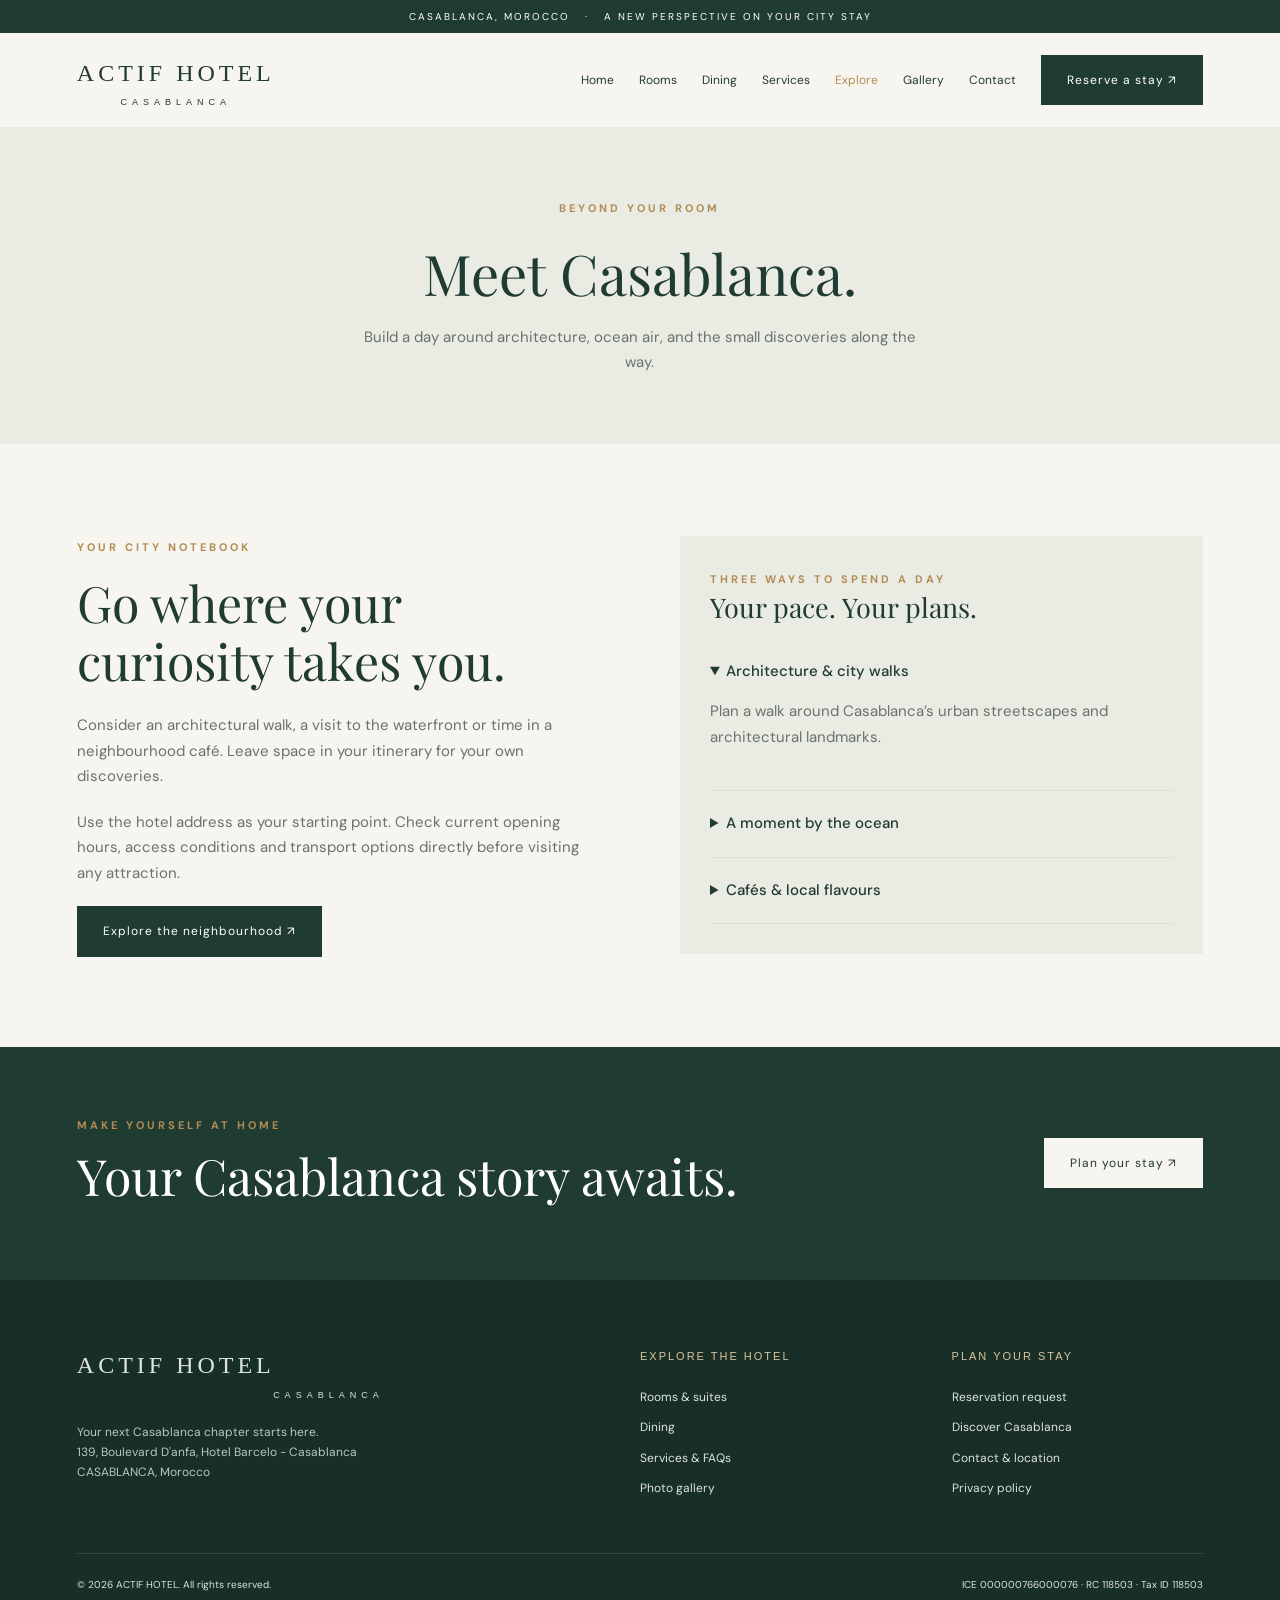
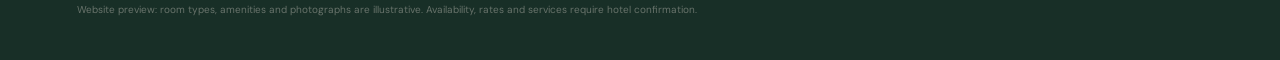
<file: casablanca.html>
<!doctype html>
<html lang="en"><head><meta charset="utf-8"><meta name="viewport" content="width=device-width, initial-scale=1"><meta name="description" content="ACTIF HOTEL ? plan your Casablanca stay. Explore our hotel concept and prepare a reservation request."><meta name="theme-color" content="#203b32"><title>Discover Casablanca | ACTIF HOTEL Casablanca</title><link rel="icon" href="favicon.svg"><link rel="stylesheet" href="styles.css"><script src="app.js" defer></script></head><body data-page="casablanca"><a class="skip" href="#main">Skip to content</a><header id="header"></header><main id="main"></main><footer id="footer"></footer><div id="lightbox" class="lightbox" hidden role="dialog" aria-modal="true" aria-label="Image preview"><button aria-label="Close image" class="lightbox-close">?</button><img alt=""></div></body></html>
</file>
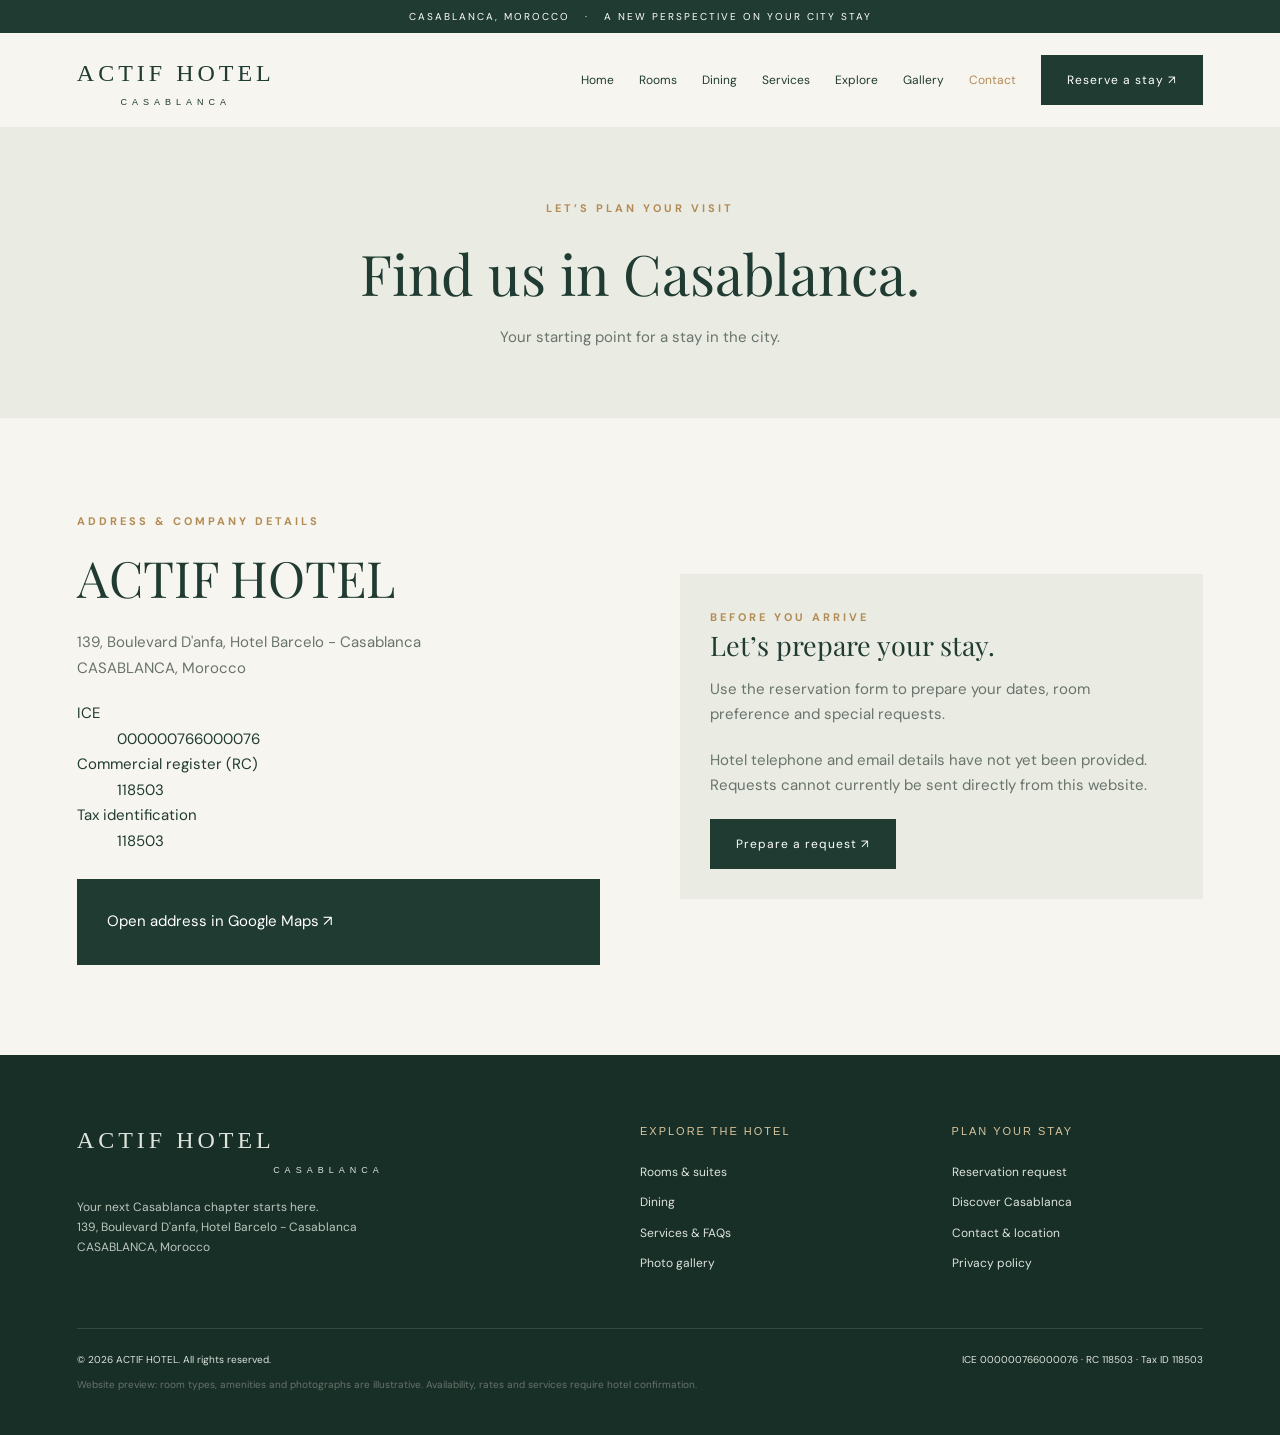
<file: contact.html>
<!doctype html>
<html lang="en"><head><meta charset="utf-8"><meta name="viewport" content="width=device-width, initial-scale=1"><meta name="description" content="ACTIF HOTEL ? plan your Casablanca stay. Explore our hotel concept and prepare a reservation request."><meta name="theme-color" content="#203b32"><title>Contact | ACTIF HOTEL Casablanca</title><link rel="icon" href="favicon.svg"><link rel="stylesheet" href="styles.css"><script src="app.js" defer></script></head><body data-page="contact"><a class="skip" href="#main">Skip to content</a><header id="header"></header><main id="main"></main><footer id="footer"></footer><div id="lightbox" class="lightbox" hidden role="dialog" aria-modal="true" aria-label="Image preview"><button aria-label="Close image" class="lightbox-close">?</button><img alt=""></div></body></html>
</file>
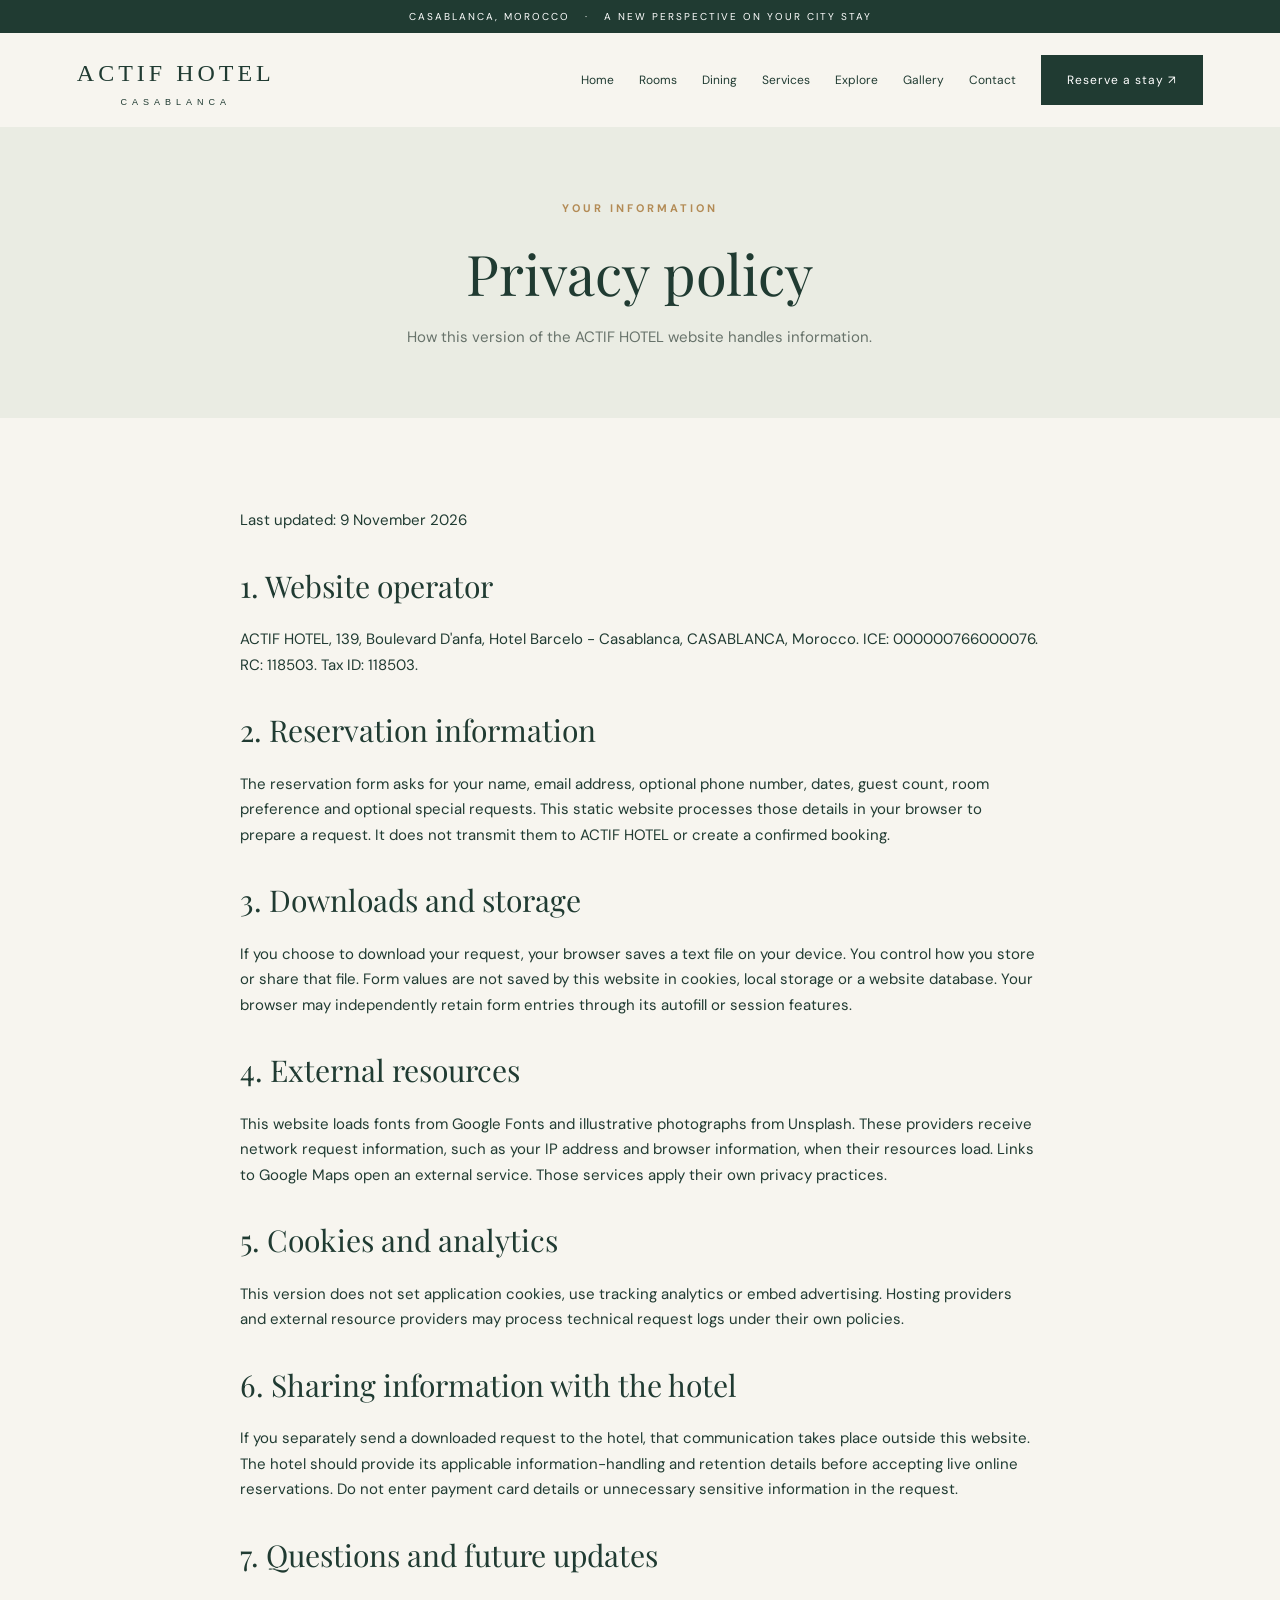
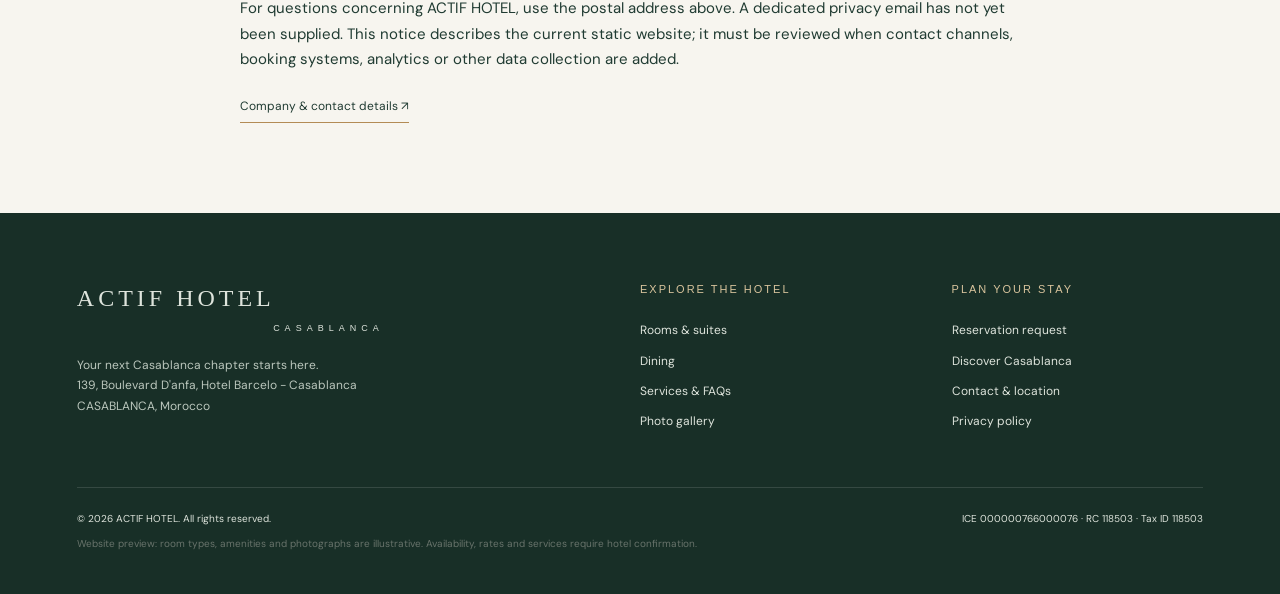
<file: privacy.html>
<!doctype html>
<html lang="en"><head><meta charset="utf-8"><meta name="viewport" content="width=device-width, initial-scale=1"><meta name="description" content="ACTIF HOTEL ? plan your Casablanca stay. Explore our hotel concept and prepare a reservation request."><meta name="theme-color" content="#203b32"><title>Privacy policy | ACTIF HOTEL Casablanca</title><link rel="icon" href="favicon.svg"><link rel="stylesheet" href="styles.css"><script src="app.js" defer></script></head><body data-page="privacy"><a class="skip" href="#main">Skip to content</a><header id="header"></header><main id="main"></main><footer id="footer"></footer><div id="lightbox" class="lightbox" hidden role="dialog" aria-modal="true" aria-label="Image preview"><button aria-label="Close image" class="lightbox-close">?</button><img alt=""></div></body></html>
</file>
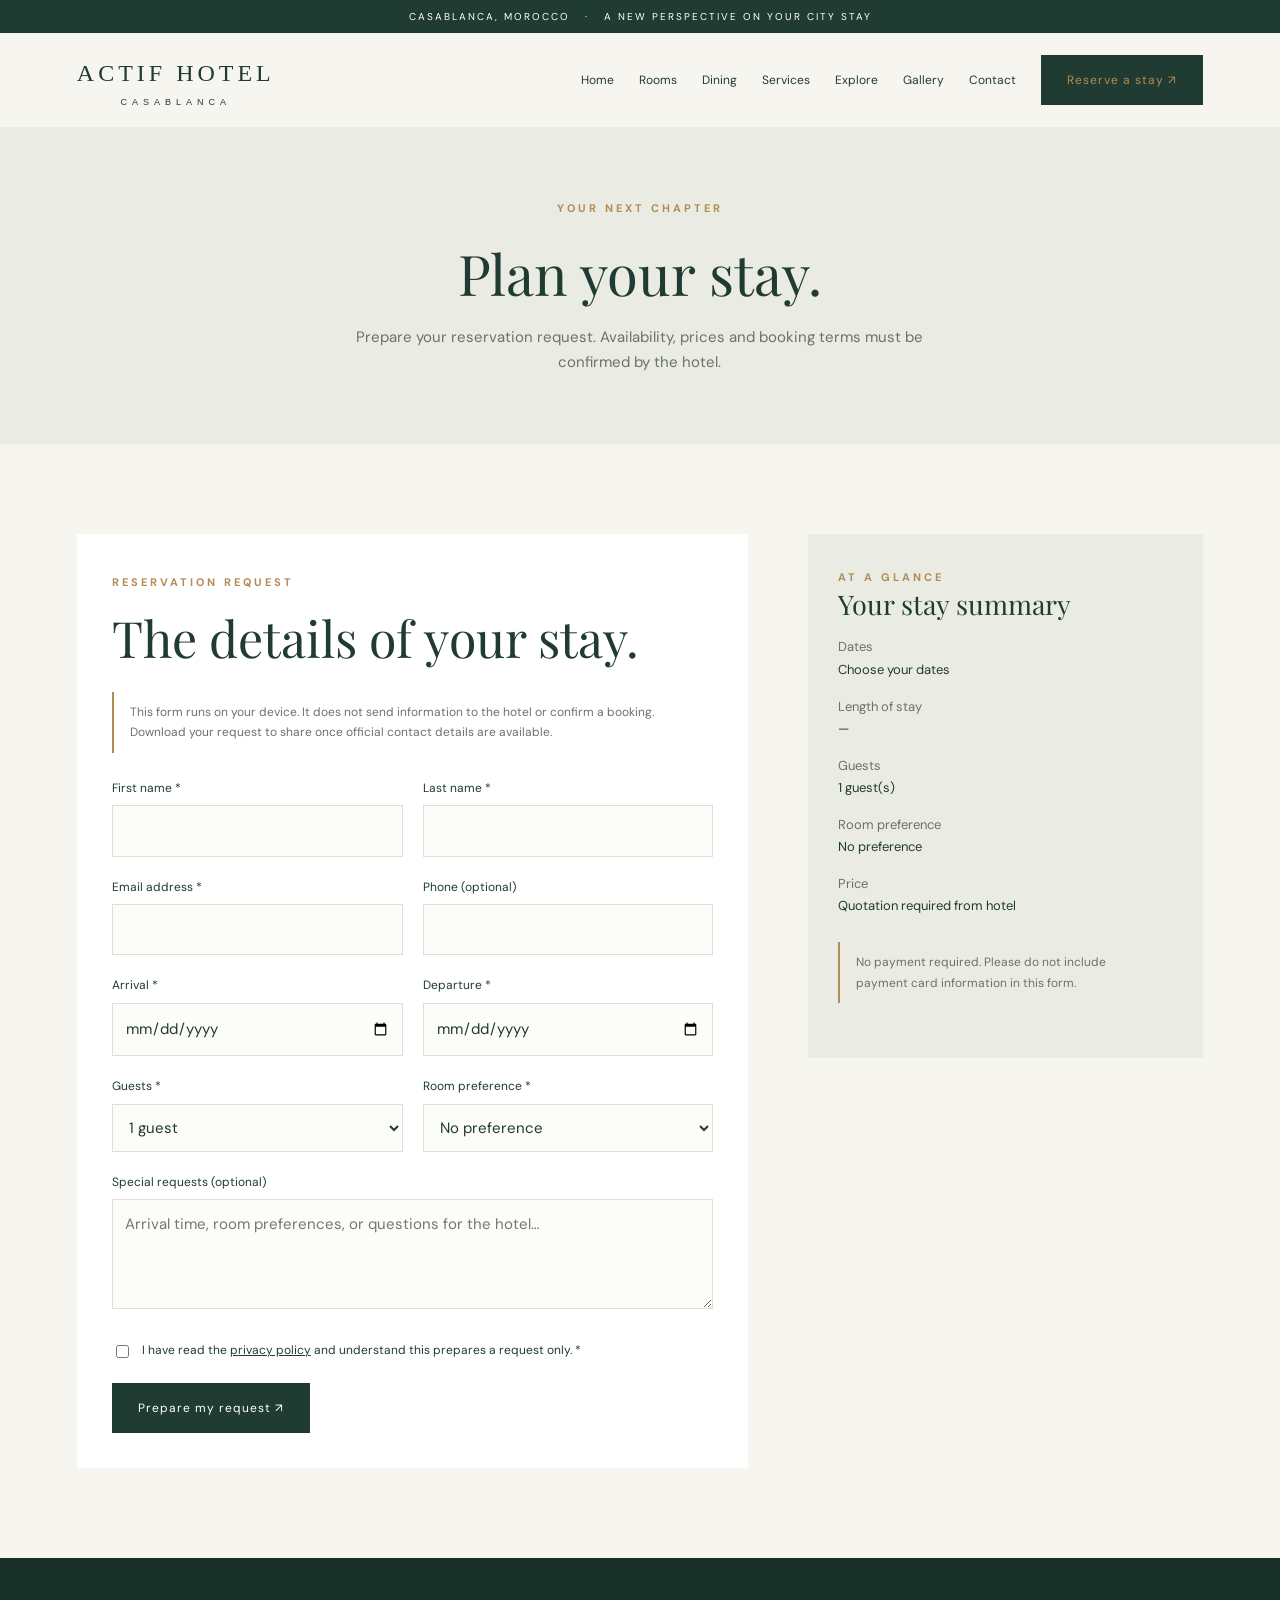
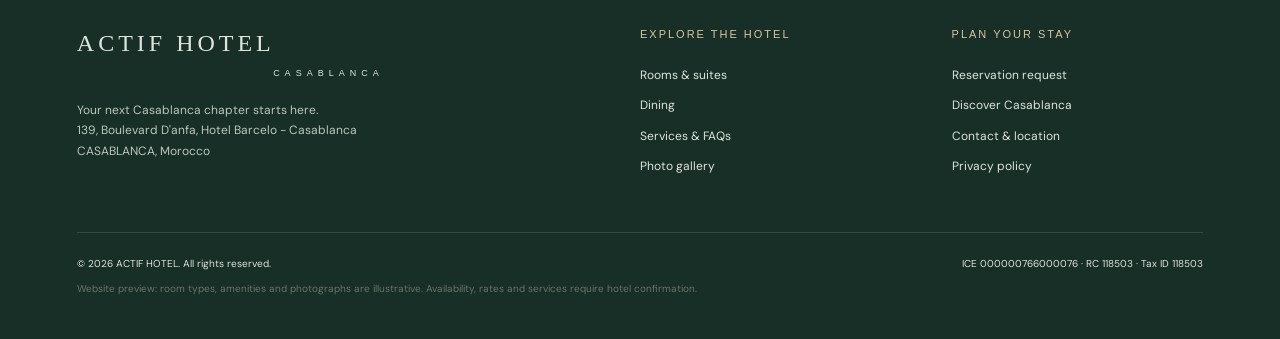
<file: reservation.html>
<!doctype html>
<html lang="en"><head><meta charset="utf-8"><meta name="viewport" content="width=device-width, initial-scale=1"><meta name="description" content="ACTIF HOTEL ? plan your Casablanca stay. Explore our hotel concept and prepare a reservation request."><meta name="theme-color" content="#203b32"><title>Reservations | ACTIF HOTEL Casablanca</title><link rel="icon" href="favicon.svg"><link rel="stylesheet" href="styles.css"><script src="app.js" defer></script></head><body data-page="reservation"><a class="skip" href="#main">Skip to content</a><header id="header"></header><main id="main"></main><footer id="footer"></footer><div id="lightbox" class="lightbox" hidden role="dialog" aria-modal="true" aria-label="Image preview"><button aria-label="Close image" class="lightbox-close">?</button><img alt=""></div></body></html>
</file>
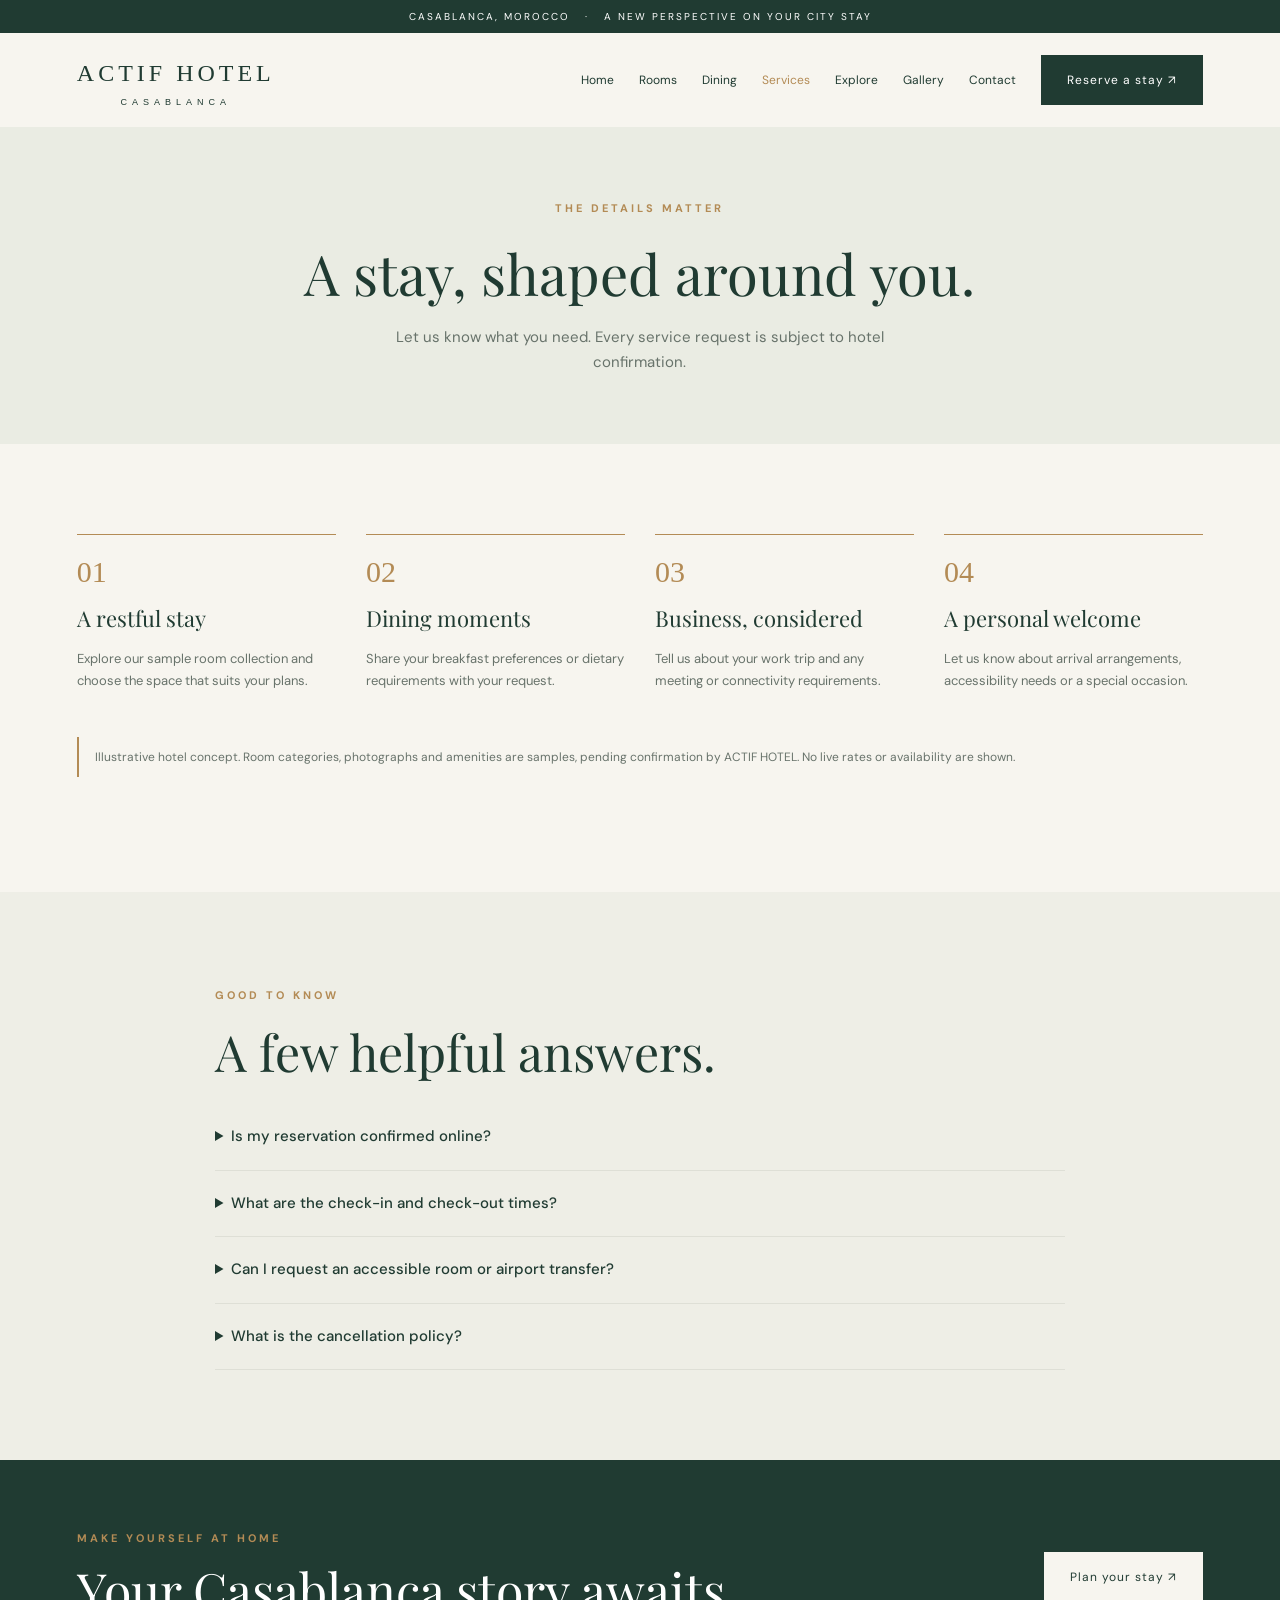
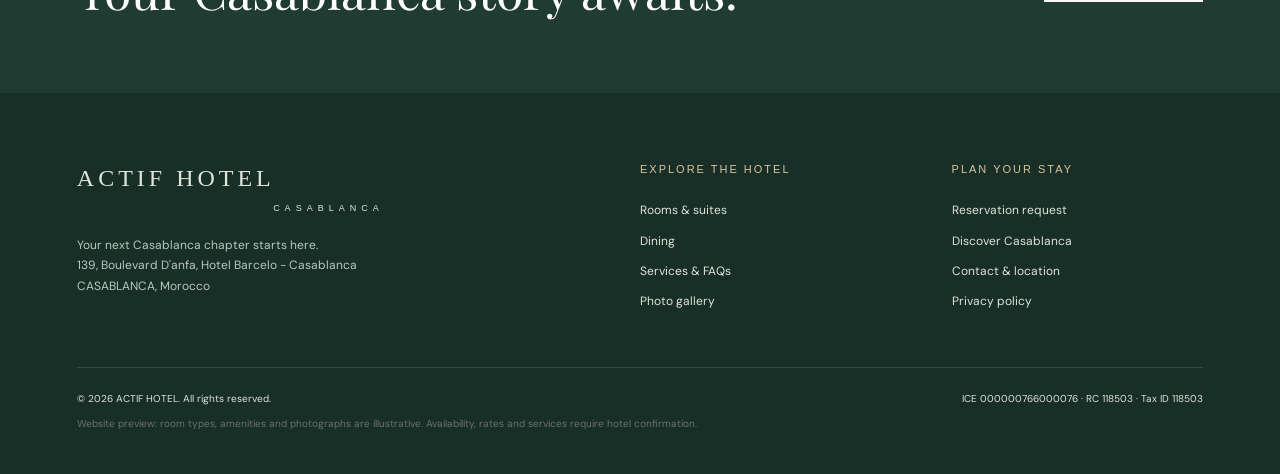
<file: services.html>
<!doctype html>
<html lang="en"><head><meta charset="utf-8"><meta name="viewport" content="width=device-width, initial-scale=1"><meta name="description" content="ACTIF HOTEL ? plan your Casablanca stay. Explore our hotel concept and prepare a reservation request."><meta name="theme-color" content="#203b32"><title>Services | ACTIF HOTEL Casablanca</title><link rel="icon" href="favicon.svg"><link rel="stylesheet" href="styles.css"><script src="app.js" defer></script></head><body data-page="services"><a class="skip" href="#main">Skip to content</a><header id="header"></header><main id="main"></main><footer id="footer"></footer><div id="lightbox" class="lightbox" hidden role="dialog" aria-modal="true" aria-label="Image preview"><button aria-label="Close image" class="lightbox-close">?</button><img alt=""></div></body></html>
</file>
<file: styles.css>
﻿@import url('https://fonts.googleapis.com/css2?family=DM+Sans:wght@400;500;600;700&family=Playfair+Display:wght@400;500;600&display=swap');
:root{--ink:#203b32;--cream:#f7f5ef;--gold:#b38b55;--muted:#68736b;--line:#dedfd6}*{box-sizing:border-box}body{margin:0;background:var(--cream);color:var(--ink);font:15px/1.7 'DM Sans',Arial,sans-serif}a{color:inherit;text-decoration:none}button,input,select,textarea{font:inherit}button,a,input,select,textarea{touch-action:manipulation}button{cursor:pointer}img{max-width:100%;display:block;object-fit:cover}h1,h2,h3{font-family:'Playfair Display',Georgia,serif;font-weight:400;line-height:1.15}h1{font-size:clamp(46px,6vw,86px);margin:20px 0}h2{font-size:clamp(34px,4vw,50px);margin:15px 0 24px}h3{font-size:27px;margin:16px 0}p{margin:0 0 20px}.wrap{width:min(1200px,88%);margin:auto}.eyebrow{text-transform:uppercase;letter-spacing:3px;font-size:11px;font-weight:700;color:var(--gold)}.topbar{background:var(--ink);color:#fff;text-align:center;padding:8px;font-size:10px;letter-spacing:2px}.nav{height:94px;display:flex;align-items:center;justify-content:space-between;gap:24px}.brand{font-family:Georgia,serif;letter-spacing:4px;font-size:24px;white-space:nowrap}.brand small{display:block;font:9px Arial;letter-spacing:5px;text-align:center;margin-top:4px}.links{display:flex;align-items:center;gap:25px;font-size:12px}.links a[aria-current]{color:var(--gold)}.btn{display:inline-flex;justify-content:center;align-items:center;gap:18px;padding:14px 25px;background:var(--ink);color:white;border:1px solid var(--ink);font-size:12px;letter-spacing:1px;transition:.2s}.btn:hover{background:#345247}.btn.light{background:var(--cream);color:var(--ink);border-color:var(--cream)}.btn.outline{background:transparent;color:var(--ink)}.menu{display:none;background:none;border:1px solid var(--line);padding:8px 12px}.hero{position:relative;min-height:650px;display:flex;align-items:center;color:white;background:#536352 url('https://images.unsplash.com/photo-1611892440504-42a792e24d32?auto=format&fit=crop&w=2200&q=85') center 54%/cover}.hero:before{content:'';position:absolute;inset:0;background:linear-gradient(90deg,rgba(16,33,26,.76),rgba(16,33,26,.1))}.hero .wrap{position:relative;padding:70px 0 120px}.hero .eyebrow{color:#e1caa7}.hero p{max-width:420px;color:#e9e9df}.hero h1{max-width:760px}.hero h1 em{color:#e2c79e;font-weight:400}.hero-note{position:absolute;right:6%;bottom:40px;font-size:10px;letter-spacing:2px}.booking-strip{position:relative;margin-top:-45px;background:#fff;box-shadow:0 12px 40px #203b3210;padding:25px 30px;display:grid;grid-template-columns:1fr 1fr 1fr auto;gap:24px;align-items:end}.booking-strip label{font-size:10px;letter-spacing:2px;text-transform:uppercase}.booking-strip input,.booking-strip select{display:block;border:0;border-bottom:1px solid var(--line);padding:9px 0;width:100%;background:white;color:var(--ink)}section{padding:90px 0}.split{display:grid;grid-template-columns:1fr 1fr;gap:80px;align-items:center}.split img{height:510px;width:100%}.split p{color:var(--muted)}.text-link{font-size:12px;border-bottom:1px solid var(--gold);padding-bottom:6px;display:inline-block}.section-head{display:flex;align-items:end;justify-content:space-between;gap:30px;margin-bottom:30px}.section-head h2{margin-bottom:0}.cards{display:grid;grid-template-columns:repeat(3,1fr);gap:28px}.card img{height:270px;width:100%;transition:transform .4s}.card .image{overflow:hidden}.card:hover img{transform:scale(1.035)}.card p{color:var(--muted);font-size:14px}.card .meta{display:flex;justify-content:space-between;border-top:1px solid var(--line);padding:15px 0;font-size:11px}.tint{background:#eeeee6}.band{background:var(--ink);color:white;padding:65px 0}.band .wrap{display:flex;justify-content:space-between;align-items:center;gap:30px}.band h2{margin:10px 0}.subhero{padding:68px 0;background:#eaece3;text-align:center}.subhero h1{font-size:56px}.subhero p{max-width:580px;margin:0 auto;color:var(--muted)}.notice{font-size:12px;color:var(--muted);border-left:2px solid var(--gold);padding:10px 16px;margin:25px 0}.features{display:grid;grid-template-columns:repeat(4,1fr);gap:30px}.feature{border-top:1px solid var(--gold);padding-top:20px}.feature span{font:30px Georgia;color:var(--gold)}.feature h3{font-size:22px}.feature p{font-size:13px;color:var(--muted)}.gallery{display:grid;grid-template-columns:repeat(3,1fr);gap:20px}.gallery button{padding:0;border:0;background:none;text-align:left;color:var(--ink)}.gallery img{width:100%;height:300px}.gallery span{display:block;padding:12px 0}.filters{display:flex;flex-wrap:wrap;gap:10px;margin-bottom:30px}.filters button{padding:9px 20px;border:1px solid var(--line);background:transparent;color:var(--ink)}.filters button[aria-pressed=true]{background:var(--ink);color:#fff}.form-layout{display:grid;grid-template-columns:1.7fr 1fr;gap:60px;align-items:start}.form-panel{background:white;padding:35px}.form-grid{display:grid;grid-template-columns:1fr 1fr;gap:20px}.field label{display:block;font-size:12px;margin-bottom:7px}.field input,.field select,.field textarea{width:100%;padding:12px;border:1px solid var(--line);background:#fcfcf9;color:var(--ink);border-radius:0}.wide{grid-column:1/-1}textarea{min-height:110px;resize:vertical}.check{display:flex;gap:10px;align-items:start;font-size:12px;margin:22px 0}.check input{margin-top:5px}.check a{text-decoration:underline}.summary{padding:30px;background:#eaece3;position:sticky;top:20px}.summary h3{margin-top:0}.summary dl{font-size:13px}.summary dt{color:var(--muted);margin-top:15px}.summary dd{margin:0}.result{margin-top:22px;padding:22px;background:#e8eee6}.result h3{font-size:23px}.result p{font-size:13px}.faq{max-width:850px;margin:auto}details{border-bottom:1px solid var(--line);padding:20px 0}summary{cursor:pointer;font-weight:500}details p{color:var(--muted);padding-top:15px}.legal{max-width:800px}.legal h2{font-size:30px;margin-top:35px}.legal ul{padding-left:22px}footer{background:#182f27;color:#dee4dc;padding:65px 0 22px}.footer-grid{display:grid;grid-template-columns:2fr 1fr 1fr;gap:60px}.footer-grid p{font-size:12px;max-width:320px;margin-top:22px;color:#bbc7bd}.footer-grid h3{font:11px Arial;letter-spacing:2px;color:#d9c49d;margin:5px 0 25px}.footer-grid a:not(.brand){display:block;font-size:12px;margin-bottom:10px}.footer-bottom{border-top:1px solid #ffffff20;margin-top:45px;padding-top:22px;font-size:10px;display:flex;justify-content:space-between;gap:20px}.lightbox{position:fixed;inset:0;background:#10241aed;z-index:20;display:flex;align-items:center;justify-content:center;padding:60px}.lightbox[hidden],[hidden]{display:none!important}.lightbox img{max-height:85vh;max-width:90vw}.lightbox-close{position:absolute;right:25px;top:15px;color:white;font-size:40px;border:0;background:none}.skip{position:absolute;left:10px;top:-100px;background:white;padding:10px;z-index:50}.skip:focus{top:10px}:focus-visible{outline:3px solid var(--gold);outline-offset:4px}.map-link{display:block;padding:30px;background:var(--ink);color:white;margin-top:25px}.photo-caption{font-size:10px;color:var(--muted);margin-top:8px}.badge{font-size:10px;letter-spacing:1px;color:var(--gold)}
@media(max-width:1000px){.links{gap:14px}.nav{width:94%}.brand{font-size:20px}.split{gap:35px}.cards{gap:18px}.form-layout{gap:25px}}@media(max-width:780px){.menu{display:block}.nav{height:80px;width:88%}.links{display:none;position:absolute;top:113px;left:0;right:0;background:var(--cream);padding:25px 6%;z-index:10;flex-direction:column;align-items:stretch}.links.open{display:flex}.hero{min-height:590px}.hero .wrap{padding:60px 0 110px}.hero-note{display:none}.booking-strip{grid-template-columns:1fr 1fr;padding:22px;gap:15px}.booking-strip .btn{width:100%}.split,.form-layout{grid-template-columns:1fr}.split img{height:380px}.cards{grid-template-columns:1fr}.card img{height:320px}.features{grid-template-columns:1fr 1fr}.gallery{grid-template-columns:1fr 1fr}.gallery img{height:220px}section{padding:60px 0}.section-head{align-items:start}.section-head h2{font-size:33px}.footer-grid{grid-template-columns:1fr 1fr;gap:30px}.footer-grid>div:first-child{grid-column:1/-1}.band .wrap{align-items:start;flex-direction:column}.summary{position:static}.subhero h1{font-size:43px}.form-panel{padding:22px}.footer-bottom{flex-direction:column;gap:8px}.lightbox{padding:20px}}@media(max-width:440px){.form-grid{grid-template-columns:1fr}.wide{grid-column:auto}.gallery{grid-template-columns:1fr}.features{gap:20px}.booking-strip{grid-template-columns:1fr}.hero h1{font-size:48px}.section-head{flex-direction:column}.topbar{font-size:8px}.card img{height:260px}}
</file>
